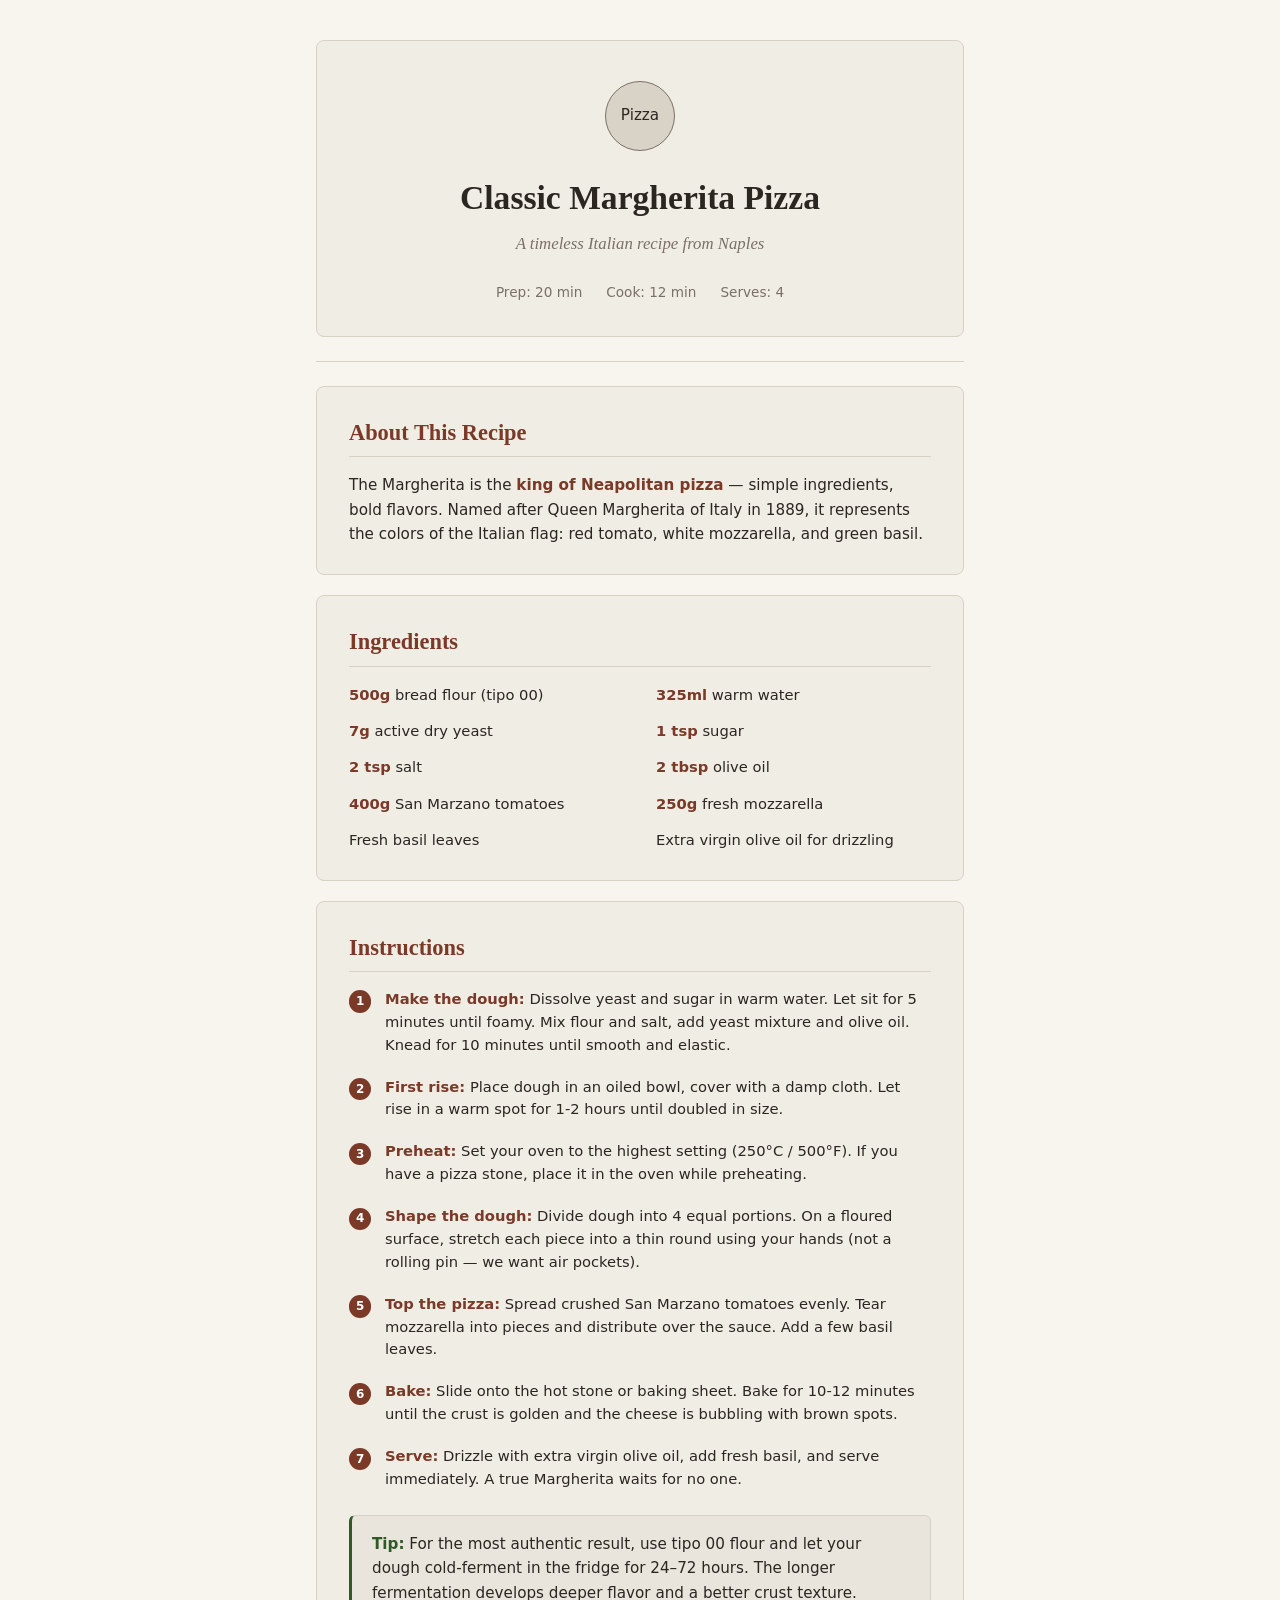
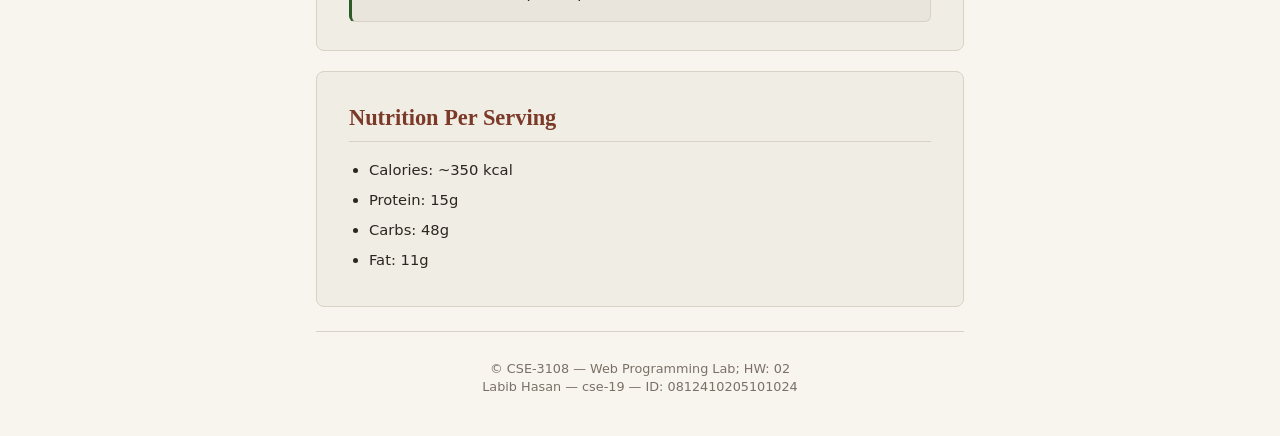
<file: 2nd task/pizza.html>
<!DOCTYPE html>
<html lang="en">
  <head>
    <meta charset="UTF-8" />
    <meta name="viewport" content="width=device-width, initial-scale=1.0" />
    <title>Classic Margherita Pizza — Recipe</title>
    <link rel="stylesheet" href="pizza.css" />
  </head>
  <body>

    <header>
      <div class="badge">Pizza</div>
      <h1>Classic Margherita Pizza</h1>
      <p class="subtitle">A timeless Italian recipe from Naples</p>
      <div class="meta-info">
        <span>Prep: 20 min</span>
        <span>Cook: 12 min</span>
        <span>Serves: 4</span>
      </div>
    </header>

    <hr />


    <main>
      <!-- ABOUT SECTION -->
      <section>
        <h2>About This Recipe</h2>
        <p>
          The Margherita is the <strong>king of Neapolitan pizza</strong> — simple
          ingredients, bold flavors. Named after Queen Margherita of Italy in 1889,
          it represents the colors of the Italian flag: red tomato, white mozzarella,
          and green basil.
        </p>
      </section>

      <!-- INGREDIENTS SECTION -->
      <section>
        <h2>Ingredients</h2>
        <div class="ingredients-grid">
          <div><strong>500g</strong> bread flour (tipo 00)</div>
          <div><strong>325ml</strong> warm water</div>
          <div><strong>7g</strong> active dry yeast</div>
          <div><strong>1 tsp</strong> sugar</div>
          <div><strong>2 tsp</strong> salt</div>
          <div><strong>2 tbsp</strong> olive oil</div>
          <div><strong>400g</strong> San Marzano tomatoes</div>
          <div><strong>250g</strong> fresh mozzarella</div>
          <div>Fresh basil leaves</div>
          <div>Extra virgin olive oil for drizzling</div>
        </div>
      </section>

      <!-- INSTRUCTIONS SECTION -->
      <section>
        <h2>Instructions</h2>
        <ol class="instructions-list">
          <li>
            <strong>Make the dough:</strong> Dissolve yeast and sugar in warm water.
            Let sit for 5 minutes until foamy. Mix flour and salt, add yeast mixture
            and olive oil. Knead for 10 minutes until smooth and elastic.
          </li>
          <li>
            <strong>First rise:</strong> Place dough in an oiled bowl, cover with a
            damp cloth. Let rise in a warm spot for 1-2 hours until doubled in size.
          </li>
          <li>
            <strong>Preheat:</strong> Set your oven to the highest setting
            (250°C / 500°F). If you have a pizza stone, place it in the oven while
            preheating.
          </li>
          <li>
            <strong>Shape the dough:</strong> Divide dough into 4 equal portions. On
            a floured surface, stretch each piece into a thin round using your hands
            (not a rolling pin — we want air pockets).
          </li>
          <li>
            <strong>Top the pizza:</strong> Spread crushed San Marzano tomatoes
            evenly. Tear mozzarella into pieces and distribute over the sauce. Add a
            few basil leaves.
          </li>
          <li>
            <strong>Bake:</strong> Slide onto the hot stone or baking sheet. Bake for
            10-12 minutes until the crust is golden and the cheese is bubbling with
            brown spots.
          </li>
          <li>
            <strong>Serve:</strong> Drizzle with extra virgin olive oil, add fresh
            basil, and serve immediately. A true Margherita waits for no one.
          </li>
        </ol>

          <p class="tip-box">
            <strong>Tip:</strong> For the most authentic result, use tipo 00 flour
            and let your dough cold-ferment in the fridge for 24–72 hours. The
            longer fermentation develops deeper flavor and a better crust texture.
          </p>
          
      </section>

      <!-- NUTRITION SECTION -->
      <section>
        <h2>Nutrition Per Serving</h2>
        <ul class="nutrition-list">
          <li>Calories: ~350 kcal</li>
          <li>Protein: 15g</li>
          <li>Carbs: 48g</li>
          <li>Fat: 11g</li>
        </ul>
      </section>
    </main>

    <hr />

    <!-- FOOTER -->
    <footer>
      <p>&copy; CSE-3108 &mdash; Web Programming Lab; HW: 02</p>
      <p>Labib Hasan &mdash; cse-19 &mdash; ID: 0812410205101024</p>
    </footer>
  </body>
</html>
</file>
<file: 2nd task/pizza.css>
:root {
  --paper: #F8F5EF;
  --surface: #F0EDE5;
  --ink: #2C2621;
  --stone: #7A7066;
  --rule: #D8D1C5;
  --accent: #7B3928;
  --badge-bg: #D9D2C7;
  --serif-font: 'Georgia', 'Garamond', 'Times New Roman', serif;
  --sans-font: system-ui, -apple-system, BlinkMacSystemFont, 'Segoe UI', Roboto, sans-serif;
}

*, *::before, *::after {
  box-sizing: border-box;
  margin: 0;
  padding: 0;
}

body {
  font-family: var(--sans-font);
  background-color: var(--paper);
  color: var(--ink);
  line-height: 1.6;
  max-width: 680px;
  margin: 0 auto;
  padding: 2.5rem 1rem;
}

header {
  background-color: var(--surface);
  border: 1px solid var(--rule);
  border-radius: 8px;
  padding: 2.5rem 2rem 2rem 2rem;
  text-align: center;
  position: relative;
}

.badge {
  display: inline-block;
  width: 70px;
  height: 70px;
  line-height: 66px;
  border-radius: 50%;
  background-color: var(--badge-bg);
  border: 1px solid var(--stone);
  color: var(--ink);
  font-size: 0.95rem;
  margin: 0 auto 1.25rem auto;
}

header h1 {
  font-family: var(--serif-font);
  font-size: 2.1rem;
  color: var(--ink);
  font-weight: 700;
  margin-bottom: 0.4rem;
}

header .subtitle {
  color: var(--stone);
  font-style: italic;
  font-family: var(--serif-font);
  font-size: 1.05rem;
  margin-bottom: 1.5rem;
}

header .meta-info {
  display: flex;
  justify-content: center;
  gap: 1.5rem;
  color: var(--stone);
  font-size: 0.85rem;
}


hr {
  border: none;
  border-top: 1px solid var(--rule);
  margin: 1.5rem 0;
}


main {
  display: flex;
  flex-direction: column;
  gap: 1.25rem;
}

section {
  background-color: var(--surface);
  border: 1px solid var(--rule);
  border-radius: 8px;
  padding: 1.75rem 2rem;
}

section h2 {
  font-family: var(--serif-font);
  font-size: 1.4rem;
  color: var(--accent);
  margin-bottom: 1rem;
  padding-bottom: 0.35rem;
  border-bottom: 1px solid var(--rule);
}

section p {
  color: var(--ink);
  font-size: 0.95rem;
}

section p strong {
  color: var(--accent);
  font-weight: 600;
}

.ingredients-grid {
  display: grid;
  grid-template-columns: 1fr 1fr;
  row-gap: 0.8rem;
  column-gap: 2rem;
  font-size: 0.92rem;
  color: var(--ink);
}

.ingredients-grid strong {
  color: var(--accent);
  font-weight: 700;
}


.instructions-list {
  list-style: none;
  counter-reset: step-counter;
  padding-left: 0;
  margin-top: 0;
}

.instructions-list li {
  counter-increment: step-counter;
  position: relative;
  padding-left: 2.25rem;
  margin-bottom: 1.2rem;
  font-size: 0.92rem;
  line-height: 1.55;
}

.instructions-list li::before {
  content: counter(step-counter);
  position: absolute;
  left: 0;
  top: 0.15rem;
  width: 1.4rem;
  height: 1.4rem;
  background-color: var(--accent);
  color: #fff;
  font-size: 0.75rem;
  font-weight: bold;
  border-radius: 50%;
  display: flex;
  align-items: center;
  justify-content: center;
}

.instructions-list li strong {
  color: var(--accent);
  font-weight: 600;
}

.tip-box {
  background-color: rgba(216, 209, 197, 0.3);
  border: 1px solid var(--rule);
  border-left: 3px solid #2D5A27;
  border-radius: 6px;
  padding: 1rem 1.25rem;
  margin-top: 1.5rem;
}

.tip-box p {
  font-size: 0.88rem;
  color: var(--ink);
  line-height: 1.5;
}

.tip-box strong {
  color: #2D5A27;
}

.nutrition-list {
  list-style: disc;
  padding-left: 1.25rem;
  margin-top: 0;
}

.nutrition-list li {
  font-size: 0.92rem;
  margin-bottom: 0.4rem;
  color: var(--ink);
}

.nutrition-list li::marker {
  color: var(--ink);
}

footer {
  text-align: center;
  color: var(--stone);
  font-size: 0.8rem;
  line-height: 1.4;
  padding-top: 0.25rem;
}
</file>
